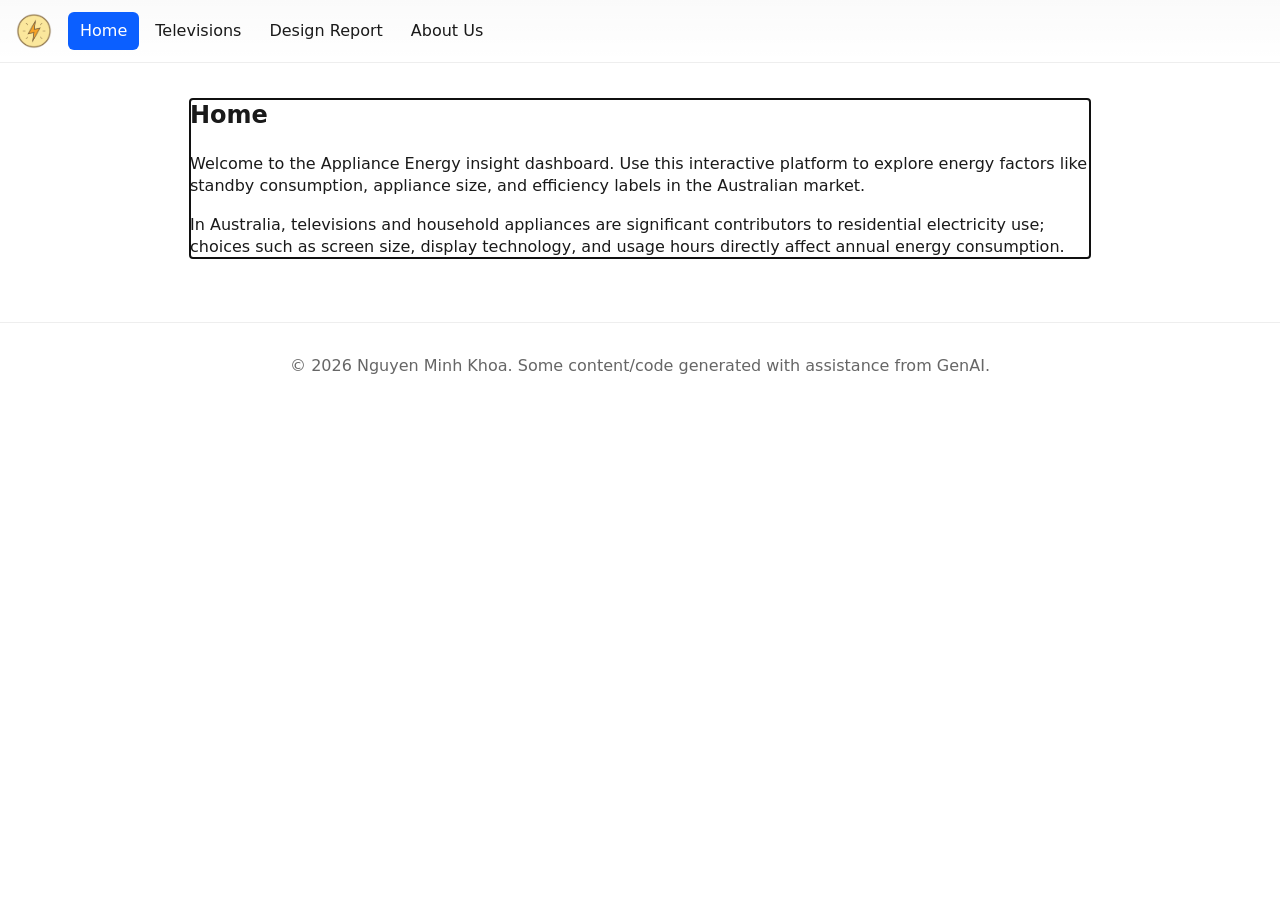
<file: index.html>
<!doctype html>
<html lang="en">
  <head>
    <meta charset="utf-8" />
    <meta name="viewport" content="width=device-width,initial-scale=1" />
    <title>Appliance Energy — Home</title>
    <link rel="stylesheet" href="css/styles.css" />
  </head>

  <body>
    <header class="site-header">
      <a href="#" id="logo" class="logo" aria-label="Home" data-target="home">
        <img
          src="images/PowerIcon.png"
          alt="Power logo"
          width="36"
          height="36"
          aria-hidden="true"
        />
      </a>

      <nav class="top-nav" role="navigation" aria-label="Primary">
        <ul>
          <li>
            <a href="#" class="nav-link" data-target="home" aria-current="page"
              >Home</a
            >
          </li>
          <li>
            <a href="#" class="nav-link" data-target="televisions"
              >Televisions</a
            >
          </li>
          <li><a href="design.html" class="nav-link">Design Report</a></li>
          <li><a href="#" class="nav-link" data-target="about">About Us</a></li>
        </ul>
      </nav>
    </header>

    <main>
      <section id="home" class="page active" tabindex="-1">
        <h1>Home</h1>
        <p>
          Welcome to the Appliance Energy insight dashboard. Use this
          interactive platform to explore energy factors like standby
          consumption, appliance size, and efficiency labels in the Australian
          market.
        </p>
        <p>
          In Australia, televisions and household appliances are significant
          contributors to residential electricity use; choices such as screen
          size, display technology, and usage hours directly affect annual
          energy consumption.
        </p>
      </section>

      <section id="televisions" class="page" tabindex="-1" hidden>
        <article class="story-section" style="border: none; padding-top: 2rem">
          <h2
            style="
              font-size: 2.5rem;
              color: #4a3e3d;
              margin-bottom: 0.5rem;
              line-height: 1.2;
            "
          >
            Energy Consumption for different TV screen types and sizes
          </h2>
          <p style="font-size: 1.3rem; color: #5a5a5a; margin-bottom: 2rem">
            Across 3,703 Australian TV models, annual energy use ranges from as
            low as 56 kWh up to 2,652 kWh — a 47-fold difference. The majority
            of sets cluster below 600 kWh, but large-screen and older-technology
            models push well beyond that. Use the buttons to see how each screen
            technology contributes to that spread.
          </p>

          <div
            id="filter-buttons"
            style="
              margin-bottom: 0;
              display: flex;
              gap: 10px;
              justify-content: flex-start;
            "
          >
            <button class="filter-btn active" data-tech="All">All</button>
            <button class="filter-btn" data-tech="LED">LED</button>
            <button class="filter-btn" data-tech="LCD">LCD</button>
            <button class="filter-btn" data-tech="OLED">OLED</button>
          </div>

          <div
            id="histogram"
            class="responsive-svg-container chart"
            style="margin-top: 1rem"
          ></div>

          <p
            style="
              font-size: 1.3rem;
              color: #5a5a5a;
              margin: 3rem 0 2rem 0;
              line-height: 1.5;
            "
          >
            Star ratings are not a reliable guide to running costs on their own.
            A 1-star TV can use anywhere from under 200 kWh to over 1,500 kWh
            depending on screen size, and even 6-star models span a wide range.
            Screen technology and physical size are the two strongest predictors
            of how much electricity a TV actually draws — hover over any dot to
            see the details.
          </p>

          <div
            id="scatterplot"
            class="responsive-svg-container chart"
            style="position: relative"
          ></div>

          <p
            style="
              font-size: 1.3rem;
              color: #5a5a5a;
              margin: 3rem 0 2rem 0;
              line-height: 1.5;
            "
          >
            LCD panels are by far the most energy-efficient technology on
            average, at 297 kWh/year. LED sets average 458 kWh — 54% higher —
            while OLED screens average 506 kWh, the highest of the three. For a
            household running a TV 6 hours a day, choosing LCD over OLED could
            save around $70–$90 per year at current electricity rates.
          </p>

          <div id="donut-chart" class="responsive-svg-container chart"></div>

          <p
            style="
              font-size: 1.3rem;
              color: #5a5a5a;
              margin: 3rem 0 2rem 0;
              line-height: 1.5;
            "
          >
            Australian electricity prices have risen from 8.5c/kWh in 1998 to
            34.2c/kWh in 2024 — a four-fold increase in 26 years. Every kWh an
            inefficient TV wastes now costs four times as much as it did in the
            late 1990s. A TV that uses 600 kWh/year instead of 300 kWh/year now
            costs an extra $103 annually, compared to just $21 in 1998.
          </p>

          <div id="line-chart" class="responsive-svg-container chart"></div>

          <div
            style="
              margin-top: 4rem;
              padding-top: 2rem;
              border-top: 1px solid #eee;
            "
          >
            <h3
              style="font-size: 1.4rem; color: #4a3e3d; margin-bottom: 0.5rem"
            >
              Data source
            </h3>
            <p style="font-size: 1.2rem; color: #d35400; margin-bottom: 0.5rem">
              Energy Rating Data for household appliances – Televisions
            </p>
            <p style="font-size: 1.1rem; color: #5a5a5a">Downloaded Jan 2025</p>
          </div>
        </article>
      </section>

      <section id="about" class="page" tabindex="-1" hidden>
        <h1>About Us</h1>
        <p>
          This project is an advanced data visualization assignment analyzing
          appliance energy consumption within the Australian market. We utilize
          D3.js to bring static datasets to life.
        </p>
      </section>
    </main>

    <footer class="site-footer">
      <p>
        &copy; <span id="year"></span>
        <span id="your-name">Nguyen Minh Khoa</span>. Some content/code
        generated with assistance from GenAI.
      </p>
    </footer>

    <script src="https://d3js.org/d3.v7.min.js"></script>
    <script src="js/nav.js"></script>
    <script src="js/global-tooltip.js"></script>
    <script src="js/donut.js"></script>
    <script src="js/line.js"></script>

    <script src="js/shared-constants.js"></script>
    <script src="js/interactions.js"></script>
    <script src="js/scatterplot.js"></script>
    <script src="js/histogram.js"></script>
    <script src="js/load-data.js"></script>
  </body>
</html>
</file>
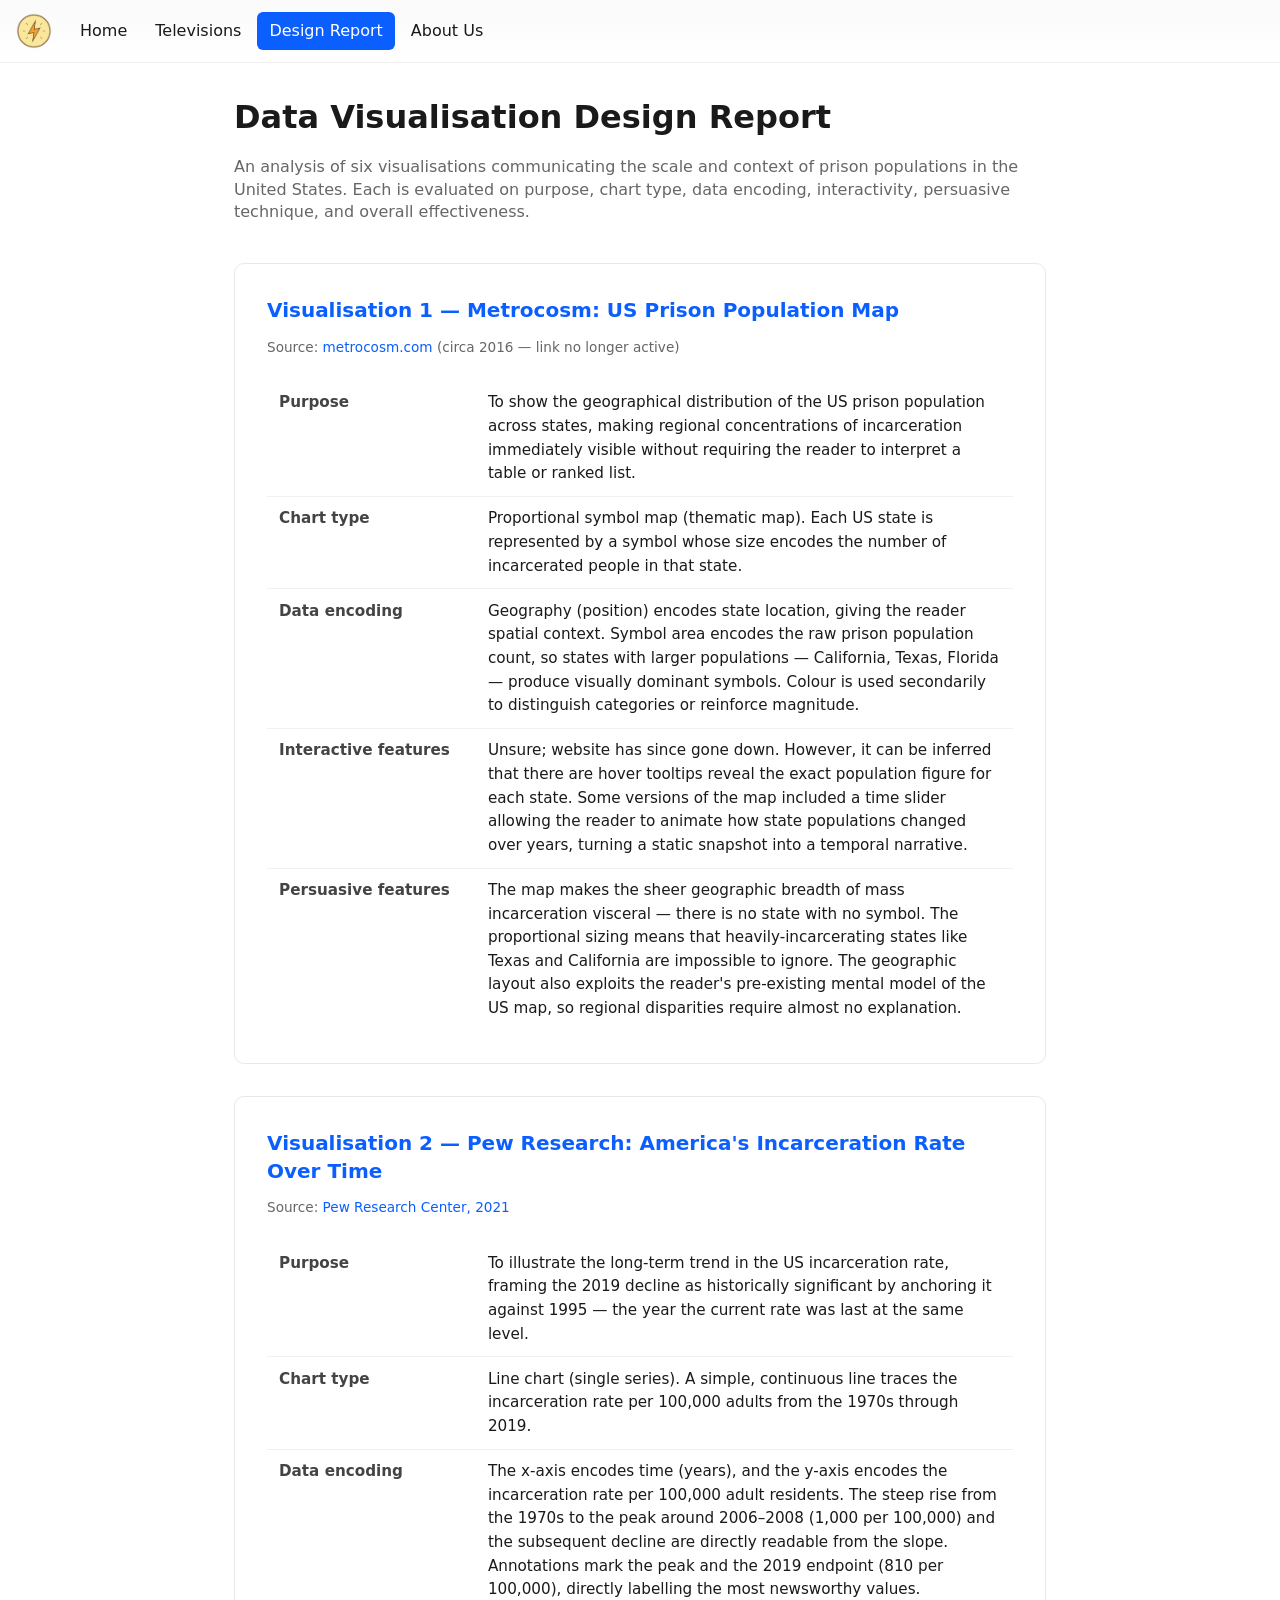
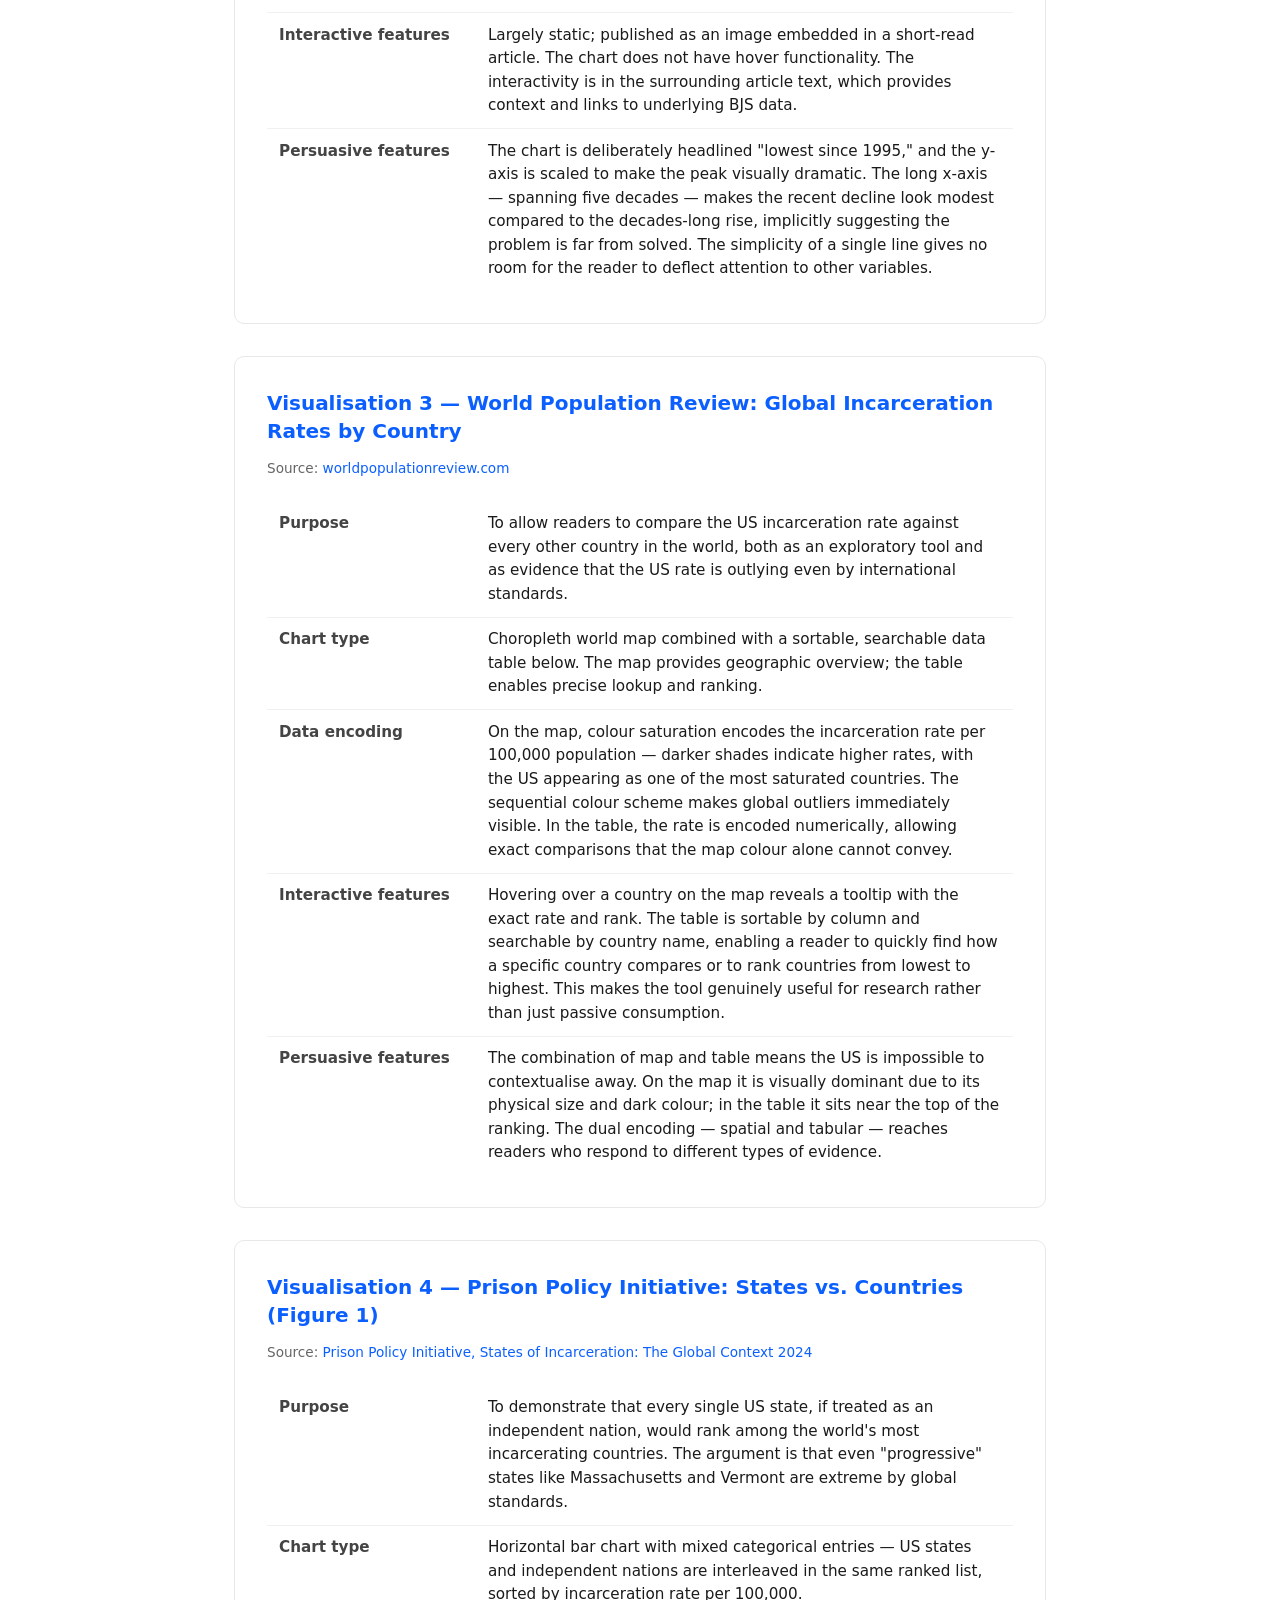
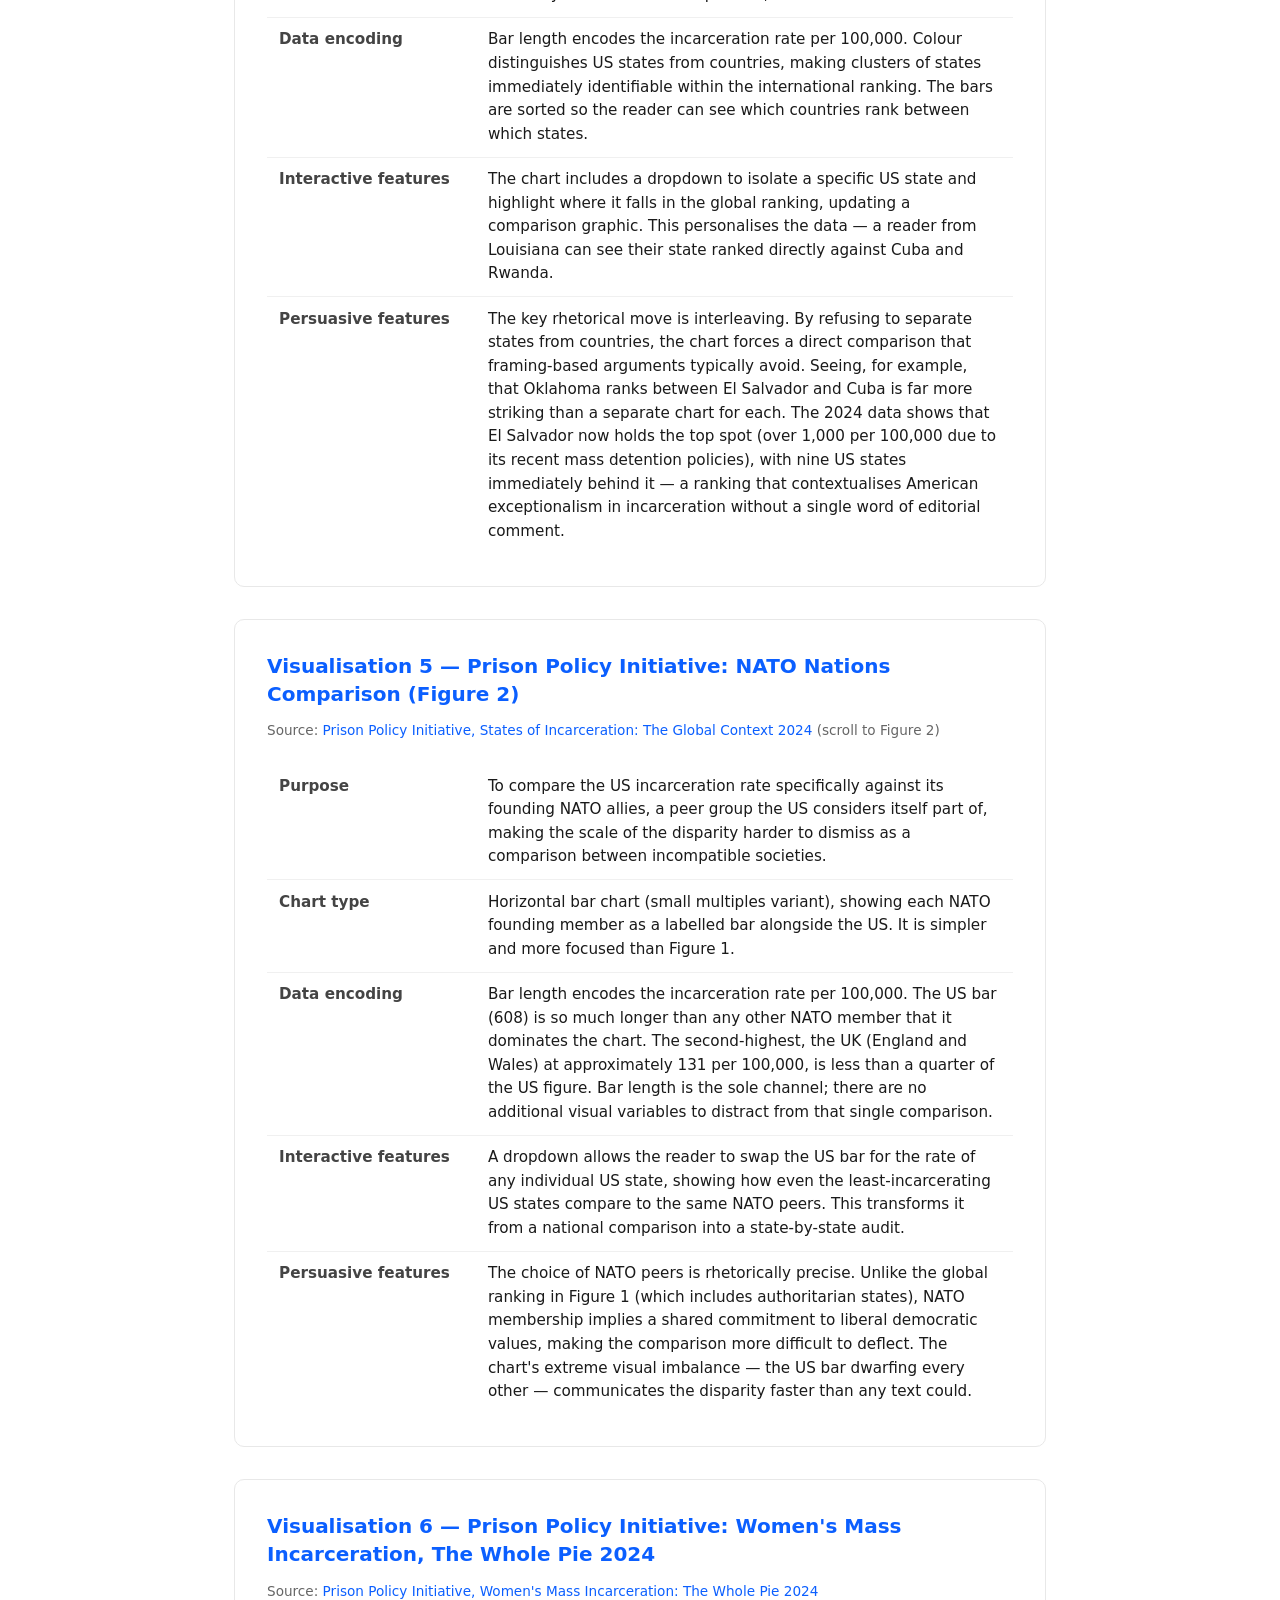
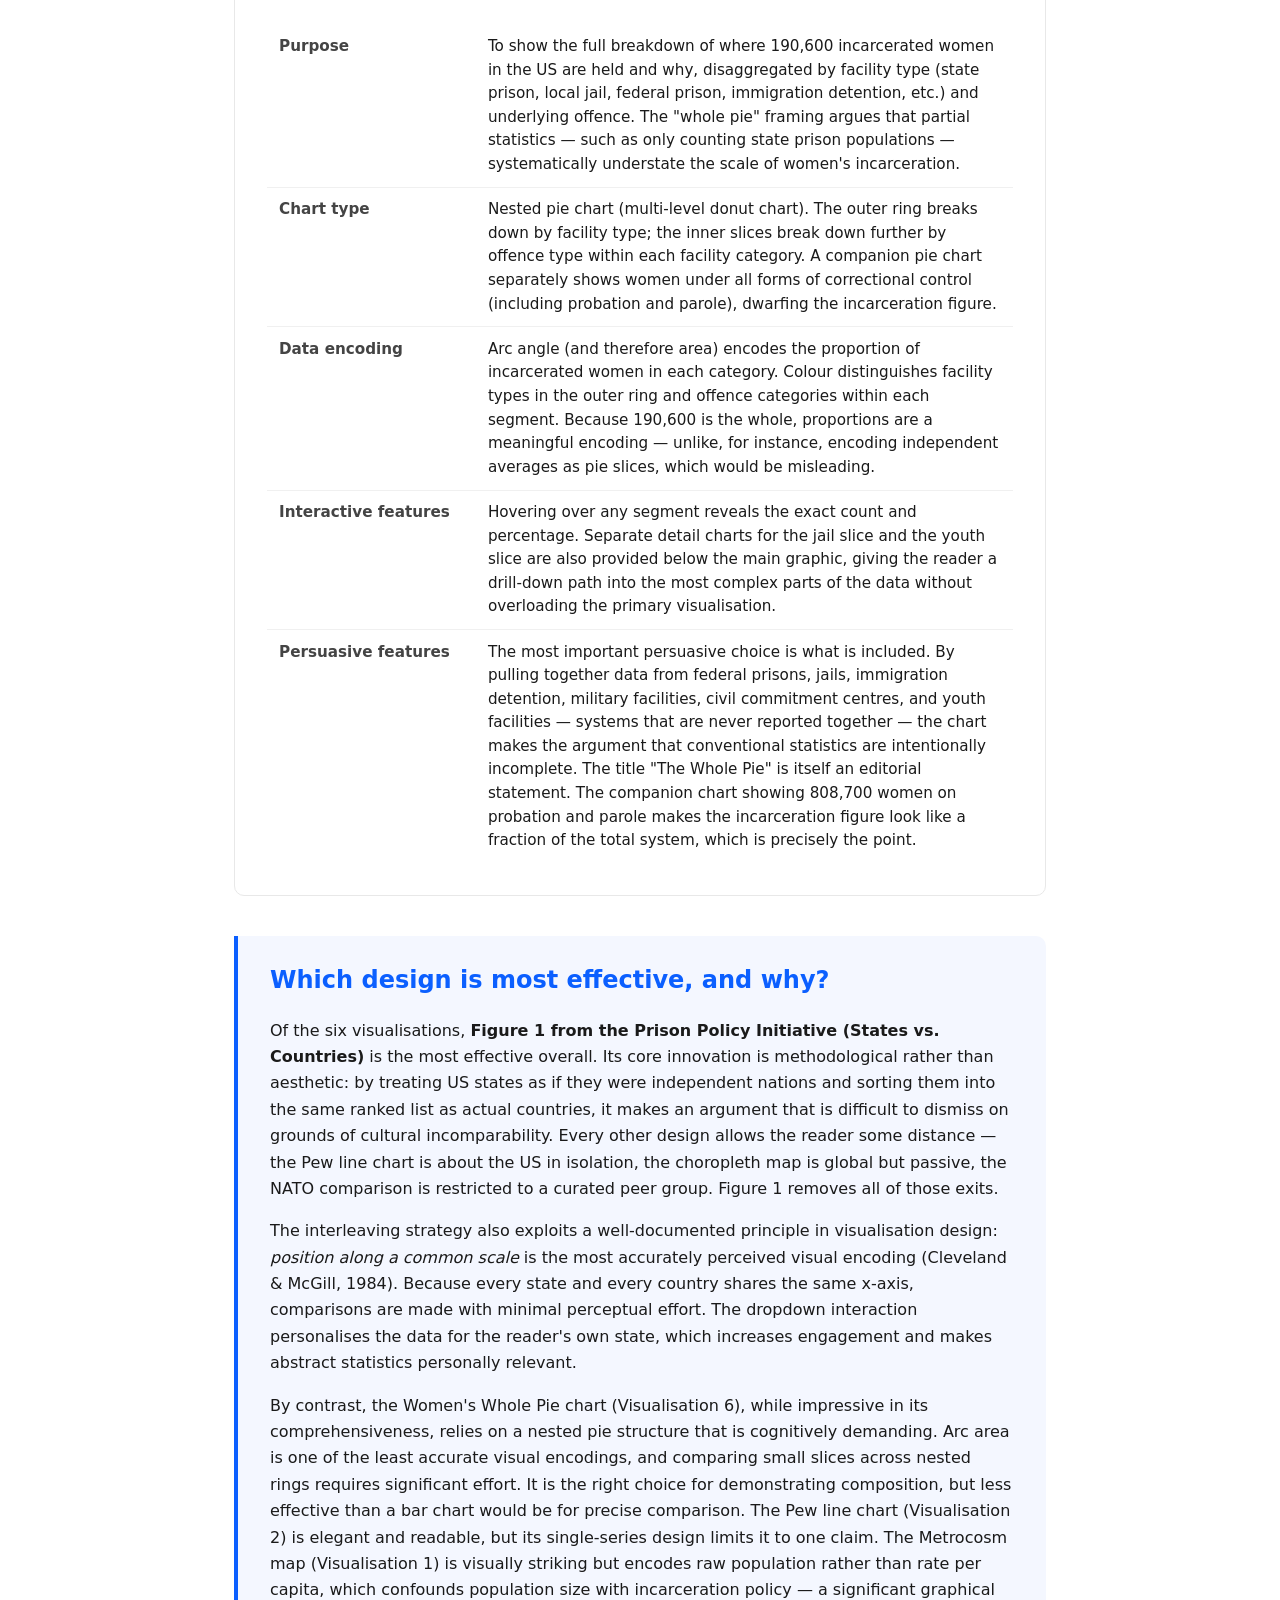
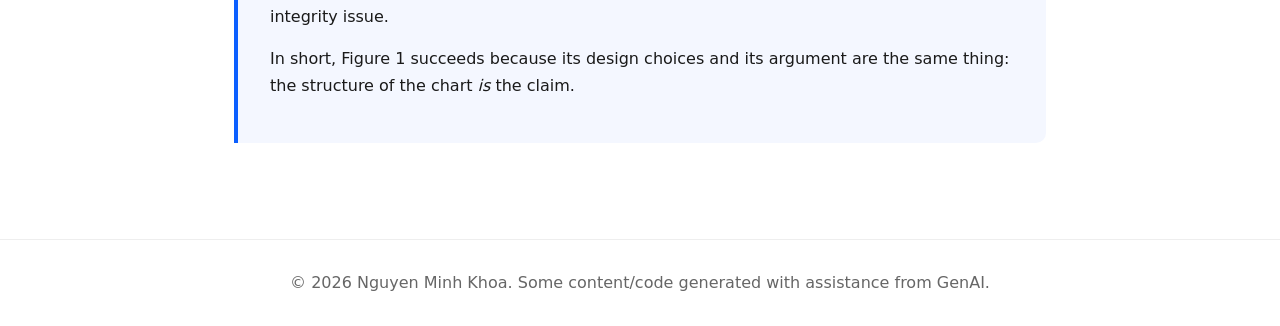
<file: design.html>
<!doctype html>
<html lang="en">
  <head>
    <meta charset="utf-8" />
    <meta name="viewport" content="width=device-width,initial-scale=1" />
    <title>Appliance Energy — Design Report</title>
    <link rel="stylesheet" href="css/styles.css" />
    <style>
      .design-container {
        max-width: 860px;
        margin: 2rem auto;
        padding: 0 1.5rem 4rem;
      }
      .design-container h1 {
        font-size: 2rem;
        color: #1a1a1a;
        margin-bottom: 0.25rem;
      }
      .design-container > .subtitle {
        color: var(--muted);
        font-size: 1rem;
        margin-bottom: 2.5rem;
      }
      .vis-card {
        border: 1px solid #e8e8e8;
        border-radius: 10px;
        padding: 2rem;
        margin-bottom: 2rem;
        background: #fff;
      }
      .vis-card h2 {
        color: var(--brand);
        font-size: 1.25rem;
        margin: 0 0 0.25rem;
      }
      .vis-source {
        font-size: 0.85rem;
        color: var(--muted);
        margin-bottom: 1.5rem;
      }
      .vis-source a {
        color: var(--brand);
        text-decoration: none;
      }
      .vis-source a:hover {
        text-decoration: underline;
      }
      .qa-table {
        width: 100%;
        border-collapse: collapse;
        font-size: 0.95rem;
      }
      .qa-table tr + tr td {
        border-top: 1px solid #f0f0f0;
      }
      .qa-table td {
        padding: 0.65rem 0.75rem;
        vertical-align: top;
        line-height: 1.55;
      }
      .qa-table td:first-child {
        width: 28%;
        font-weight: 600;
        color: #444;
        white-space: nowrap;
      }
      .conclusion-card {
        background: #f4f7ff;
        border-left: 4px solid var(--brand);
        border-radius: 0 10px 10px 0;
        padding: 1.75rem 2rem;
        margin-top: 2.5rem;
      }
      .conclusion-card h2 {
        margin-top: 0;
        color: var(--brand);
      }
      .conclusion-card p {
        line-height: 1.65;
        color: var(--text);
      }
    </style>
  </head>

  <body>
    <header class="site-header">
      <a href="index.html" id="logo" class="logo" aria-label="Home">
        <img
          src="images/PowerIcon.png"
          alt="Power logo"
          width="36"
          height="36"
          aria-hidden="true"
        />
      </a>
      <nav class="top-nav" role="navigation" aria-label="Primary">
        <ul>
          <li><a href="index.html" class="nav-link">Home</a></li>
          <li><a href="index.html" class="nav-link">Televisions</a></li>
          <li>
            <a href="design.html" class="nav-link active" aria-current="page"
              >Design Report</a
            >
          </li>
          <li><a href="index.html" class="nav-link">About Us</a></li>
        </ul>
      </nav>
    </header>

    <main class="design-container">
      <h1>Data Visualisation Design Report</h1>
      <p class="subtitle">
        An analysis of six visualisations communicating the scale and context of
        prison populations in the United States. Each is evaluated on purpose,
        chart type, data encoding, interactivity, persuasive technique, and
        overall effectiveness.
      </p>

      <!-- VIS 1 -->
      <div class="vis-card">
        <h2>Visualisation 1 — Metrocosm: US Prison Population Map</h2>
        <p class="vis-source">
          Source:
          <a
            href="https://metrocosm.com/prison-population-map/"
            target="_blank"
            rel="noopener"
            >metrocosm.com</a
          >
          (circa 2016 — link no longer active)
        </p>
        <table class="qa-table">
          <tr>
            <td>Purpose</td>
            <td>
              To show the geographical distribution of the US prison population
              across states, making regional concentrations of incarceration
              immediately visible without requiring the reader to interpret a
              table or ranked list.
            </td>
          </tr>
          <tr>
            <td>Chart type</td>
            <td>
              Proportional symbol map (thematic map). Each US state is
              represented by a symbol whose size encodes the number of
              incarcerated people in that state.
            </td>
          </tr>
          <tr>
            <td>Data encoding</td>
            <td>
              Geography (position) encodes state location, giving the reader
              spatial context. Symbol area encodes the raw prison population
              count, so states with larger populations — California, Texas,
              Florida — produce visually dominant symbols. Colour is used
              secondarily to distinguish categories or reinforce magnitude.
            </td>
          </tr>
          <tr>
            <td>Interactive features</td>
            <td>
              Unsure; website has since gone down. However, it can be inferred that there are hover tooltips reveal the exact population figure for each state.
              Some versions of the map included a time slider allowing the
              reader to animate how state populations changed over years,
              turning a static snapshot into a temporal narrative.
            </td>
          </tr>
          <tr>
            <td>Persuasive features</td>
            <td>
              The map makes the sheer geographic breadth of mass incarceration
              visceral — there is no state with no symbol. The proportional
              sizing means that heavily-incarcerating states like Texas and
              California are impossible to ignore. The geographic layout also
              exploits the reader's pre-existing mental model of the US map, so
              regional disparities require almost no explanation.
            </td>
          </tr>
        </table>
      </div>

      <!-- VIS 2 -->
      <div class="vis-card">
        <h2>
          Visualisation 2 — Pew Research: America's Incarceration Rate Over Time
        </h2>
        <p class="vis-source">
          Source:
          <a
            href="https://www.pewresearch.org/short-reads/2021/08/16/americas-incarceration-rate-lowest-since-1995"
            target="_blank"
            rel="noopener"
            >Pew Research Center, 2021</a
          >
        </p>
        <table class="qa-table">
          <tr>
            <td>Purpose</td>
            <td>
              To illustrate the long-term trend in the US incarceration rate,
              framing the 2019 decline as historically significant by anchoring
              it against 1995 — the year the current rate was last at the same
              level.
            </td>
          </tr>
          <tr>
            <td>Chart type</td>
            <td>
              Line chart (single series). A simple, continuous line traces the
              incarceration rate per 100,000 adults from the 1970s through 2019.
            </td>
          </tr>
          <tr>
            <td>Data encoding</td>
            <td>
              The x-axis encodes time (years), and the y-axis encodes the
              incarceration rate per 100,000 adult residents. The steep rise
              from the 1970s to the peak around 2006–2008 (1,000 per 100,000)
              and the subsequent decline are directly readable from the slope.
              Annotations mark the peak and the 2019 endpoint (810 per 100,000),
              directly labelling the most newsworthy values.
            </td>
          </tr>
          <tr>
            <td>Interactive features</td>
            <td>
              Largely static; published as an image embedded in a short-read
              article. The chart does not have hover functionality. The
              interactivity is in the surrounding article text, which provides
              context and links to underlying BJS data.
            </td>
          </tr>
          <tr>
            <td>Persuasive features</td>
            <td>
              The chart is deliberately headlined "lowest since 1995," and the
              y-axis is scaled to make the peak visually dramatic. The long
              x-axis — spanning five decades — makes the recent decline look
              modest compared to the decades-long rise, implicitly suggesting
              the problem is far from solved. The simplicity of a single line
              gives no room for the reader to deflect attention to other
              variables.
            </td>
          </tr>
        </table>
      </div>

      <!-- VIS 3 -->
      <div class="vis-card">
        <h2>
          Visualisation 3 — World Population Review: Global Incarceration Rates
          by Country
        </h2>
        <p class="vis-source">
          Source:
          <a
            href="https://worldpopulationreview.com/country-rankings/incarceration-rates-by-country"
            target="_blank"
            rel="noopener"
            >worldpopulationreview.com</a
          >
        </p>
        <table class="qa-table">
          <tr>
            <td>Purpose</td>
            <td>
              To allow readers to compare the US incarceration rate against
              every other country in the world, both as an exploratory tool and
              as evidence that the US rate is outlying even by international
              standards.
            </td>
          </tr>
          <tr>
            <td>Chart type</td>
            <td>
              Choropleth world map combined with a sortable, searchable data
              table below. The map provides geographic overview; the table
              enables precise lookup and ranking.
            </td>
          </tr>
          <tr>
            <td>Data encoding</td>
            <td>
              On the map, colour saturation encodes the incarceration rate per
              100,000 population — darker shades indicate higher rates, with the
              US appearing as one of the most saturated countries. The
              sequential colour scheme makes global outliers immediately
              visible. In the table, the rate is encoded numerically, allowing
              exact comparisons that the map colour alone cannot convey.
            </td>
          </tr>
          <tr>
            <td>Interactive features</td>
            <td>
              Hovering over a country on the map reveals a tooltip with the
              exact rate and rank. The table is sortable by column and
              searchable by country name, enabling a reader to quickly find how
              a specific country compares or to rank countries from lowest to
              highest. This makes the tool genuinely useful for research rather
              than just passive consumption.
            </td>
          </tr>
          <tr>
            <td>Persuasive features</td>
            <td>
              The combination of map and table means the US is impossible to
              contextualise away. On the map it is visually dominant due to its
              physical size and dark colour; in the table it sits near the top
              of the ranking. The dual encoding — spatial and tabular — reaches
              readers who respond to different types of evidence.
            </td>
          </tr>
        </table>
      </div>

      <!-- VIS 4 -->
      <div class="vis-card">
        <h2>
          Visualisation 4 — Prison Policy Initiative: States vs. Countries
          (Figure 1)
        </h2>
        <p class="vis-source">
          Source:
          <a
            href="https://www.prisonpolicy.org/global/2024.html"
            target="_blank"
            rel="noopener"
            >Prison Policy Initiative, States of Incarceration: The Global
            Context 2024</a
          >
        </p>
        <table class="qa-table">
          <tr>
            <td>Purpose</td>
            <td>
              To demonstrate that every single US state, if treated as an
              independent nation, would rank among the world's most
              incarcerating countries. The argument is that even "progressive"
              states like Massachusetts and Vermont are extreme by global
              standards.
            </td>
          </tr>
          <tr>
            <td>Chart type</td>
            <td>
              Horizontal bar chart with mixed categorical entries — US states
              and independent nations are interleaved in the same ranked list,
              sorted by incarceration rate per 100,000.
            </td>
          </tr>
          <tr>
            <td>Data encoding</td>
            <td>
              Bar length encodes the incarceration rate per 100,000. Colour
              distinguishes US states from countries, making clusters of states
              immediately identifiable within the international ranking. The
              bars are sorted so the reader can see which countries rank between
              which states.
            </td>
          </tr>
          <tr>
            <td>Interactive features</td>
            <td>
              The chart includes a dropdown to isolate a specific US state and
              highlight where it falls in the global ranking, updating a
              comparison graphic. This personalises the data — a reader from
              Louisiana can see their state ranked directly against Cuba and
              Rwanda.
            </td>
          </tr>
          <tr>
            <td>Persuasive features</td>
            <td>
              The key rhetorical move is interleaving. By refusing to separate
              states from countries, the chart forces a direct comparison that
              framing-based arguments typically avoid. Seeing, for example, that
              Oklahoma ranks between El Salvador and Cuba is far more striking
              than a separate chart for each. The 2024 data shows that El
              Salvador now holds the top spot (over 1,000 per 100,000 due to its
              recent mass detention policies), with nine US states immediately
              behind it — a ranking that contextualises American exceptionalism
              in incarceration without a single word of editorial comment.
            </td>
          </tr>
        </table>
      </div>

      <!-- VIS 5 -->
      <div class="vis-card">
        <h2>
          Visualisation 5 — Prison Policy Initiative: NATO Nations Comparison
          (Figure 2)
        </h2>
        <p class="vis-source">
          Source:
          <a
            href="https://www.prisonpolicy.org/global/2024.html"
            target="_blank"
            rel="noopener"
            >Prison Policy Initiative, States of Incarceration: The Global
            Context 2024</a
          >
          (scroll to Figure 2)
        </p>
        <table class="qa-table">
          <tr>
            <td>Purpose</td>
            <td>
              To compare the US incarceration rate specifically against its
              founding NATO allies, a peer group the US considers itself part
              of, making the scale of the disparity harder to dismiss as a
              comparison between incompatible societies.
            </td>
          </tr>
          <tr>
            <td>Chart type</td>
            <td>
              Horizontal bar chart (small multiples variant), showing each NATO
              founding member as a labelled bar alongside the US. It is simpler
              and more focused than Figure 1.
            </td>
          </tr>
          <tr>
            <td>Data encoding</td>
            <td>
              Bar length encodes the incarceration rate per 100,000. The US bar
              (608) is so much longer than any other NATO member that it
              dominates the chart. The second-highest, the UK (England and
              Wales) at approximately 131 per 100,000, is less than a quarter of
              the US figure. Bar length is the sole channel; there are no
              additional visual variables to distract from that single
              comparison.
            </td>
          </tr>
          <tr>
            <td>Interactive features</td>
            <td>
              A dropdown allows the reader to swap the US bar for the rate of
              any individual US state, showing how even the least-incarcerating
              US states compare to the same NATO peers. This transforms it from
              a national comparison into a state-by-state audit.
            </td>
          </tr>
          <tr>
            <td>Persuasive features</td>
            <td>
              The choice of NATO peers is rhetorically precise. Unlike the
              global ranking in Figure 1 (which includes authoritarian states),
              NATO membership implies a shared commitment to liberal democratic
              values, making the comparison more difficult to deflect. The
              chart's extreme visual imbalance — the US bar dwarfing every other
              — communicates the disparity faster than any text could.
            </td>
          </tr>
        </table>
      </div>

      <!-- VIS 6 -->
      <div class="vis-card">
        <h2>
          Visualisation 6 — Prison Policy Initiative: Women's Mass
          Incarceration, The Whole Pie 2024
        </h2>
        <p class="vis-source">
          Source:
          <a
            href="https://www.prisonpolicy.org/reports/pie2024women.html"
            target="_blank"
            rel="noopener"
            >Prison Policy Initiative, Women's Mass Incarceration: The Whole Pie
            2024</a
          >
        </p>
        <table class="qa-table">
          <tr>
            <td>Purpose</td>
            <td>
              To show the full breakdown of where 190,600 incarcerated women in
              the US are held and why, disaggregated by facility type (state
              prison, local jail, federal prison, immigration detention, etc.)
              and underlying offence. The "whole pie" framing argues that
              partial statistics — such as only counting state prison
              populations — systematically understate the scale of women's
              incarceration.
            </td>
          </tr>
          <tr>
            <td>Chart type</td>
            <td>
              Nested pie chart (multi-level donut chart). The outer ring breaks
              down by facility type; the inner slices break down further by
              offence type within each facility category. A companion pie chart
              separately shows women under all forms of correctional control
              (including probation and parole), dwarfing the incarceration
              figure.
            </td>
          </tr>
          <tr>
            <td>Data encoding</td>
            <td>
              Arc angle (and therefore area) encodes the proportion of
              incarcerated women in each category. Colour distinguishes facility
              types in the outer ring and offence categories within each
              segment. Because 190,600 is the whole, proportions are a
              meaningful encoding — unlike, for instance, encoding independent
              averages as pie slices, which would be misleading.
            </td>
          </tr>
          <tr>
            <td>Interactive features</td>
            <td>
              Hovering over any segment reveals the exact count and percentage.
              Separate detail charts for the jail slice and the youth slice are
              also provided below the main graphic, giving the reader a
              drill-down path into the most complex parts of the data without
              overloading the primary visualisation.
            </td>
          </tr>
          <tr>
            <td>Persuasive features</td>
            <td>
              The most important persuasive choice is what is included. By
              pulling together data from federal prisons, jails, immigration
              detention, military facilities, civil commitment centres, and
              youth facilities — systems that are never reported together — the
              chart makes the argument that conventional statistics are
              intentionally incomplete. The title "The Whole Pie" is itself an
              editorial statement. The companion chart showing 808,700 women on
              probation and parole makes the incarceration figure look like a
              fraction of the total system, which is precisely the point.
            </td>
          </tr>
        </table>
      </div>

      <!-- CONCLUSION -->
      <div class="conclusion-card">
        <h2>Which design is most effective, and why?</h2>
        <p>
          Of the six visualisations,
          <strong
            >Figure 1 from the Prison Policy Initiative (States vs.
            Countries)</strong
          >
          is the most effective overall. Its core innovation is methodological
          rather than aesthetic: by treating US states as if they were
          independent nations and sorting them into the same ranked list as
          actual countries, it makes an argument that is difficult to dismiss on
          grounds of cultural incomparability. Every other design allows the
          reader some distance — the Pew line chart is about the US in
          isolation, the choropleth map is global but passive, the NATO
          comparison is restricted to a curated peer group. Figure 1 removes all
          of those exits.
        </p>
        <p>
          The interleaving strategy also exploits a well-documented principle in
          visualisation design: <em>position along a common scale</em> is the
          most accurately perceived visual encoding (Cleveland & McGill, 1984).
          Because every state and every country shares the same x-axis,
          comparisons are made with minimal perceptual effort. The dropdown
          interaction personalises the data for the reader's own state, which
          increases engagement and makes abstract statistics personally
          relevant.
        </p>
        <p>
          By contrast, the Women's Whole Pie chart (Visualisation 6), while
          impressive in its comprehensiveness, relies on a nested pie structure
          that is cognitively demanding. Arc area is one of the least accurate
          visual encodings, and comparing small slices across nested rings
          requires significant effort. It is the right choice for demonstrating
          composition, but less effective than a bar chart would be for precise
          comparison. The Pew line chart (Visualisation 2) is elegant and
          readable, but its single-series design limits it to one claim. The
          Metrocosm map (Visualisation 1) is visually striking but encodes raw
          population rather than rate per capita, which confounds population
          size with incarceration policy — a significant graphical integrity
          issue.
        </p>
        <p>
          In short, Figure 1 succeeds because its design choices and its
          argument are the same thing: the structure of the chart
          <em>is</em> the claim.
        </p>
      </div>
    </main>

    <footer class="site-footer">
      <p>
        &copy; <span id="year"></span> Nguyen Minh Khoa. Some content/code
        generated with assistance from GenAI.
      </p>
    </footer>
    <script>
      document.getElementById("year").textContent = new Date().getFullYear();
    </script>
  </body>
</html>
</file>
<file: css/styles.css>
/* Simple stylesheet with CSS variables for easy palette changes */
:root {
  --brand: #0b5fff; /* primary brand color - change to match logo */
  --accent: #ff6b35;
  --bg: #ffffff;
  --text: #1a1a1a;
  --muted: #666666;
}

* {
  box-sizing: border-box;
}
body {
  font-family:
    system-ui,
    -apple-system,
    Segoe UI,
    Roboto,
    Ubuntu,
    "Helvetica Neue",
    Arial;
  margin: 0;
  color: var(--text);
  background: var(--bg);
  line-height: 1.4;
}

.site-header {
  display: flex;
  align-items: center;
  gap: 1rem;
  padding: 0.75rem 1rem;
  border-bottom: 1px solid #eee;
  background: linear-gradient(180deg, rgba(0, 0, 0, 0.02), transparent);
}
.logo {
  color: var(--brand);
  display: inline-flex;
  align-items: center;
  text-decoration: none;
}
.logo svg {
  display: block;
}
.logo img {
  width: 36px;
  height: 36px;
  display: block;
}

.top-nav ul {
  list-style: none;
  margin: 0;
  padding: 0;
  display: flex;
  gap: 0.25rem;
}
.top-nav a {
  display: inline-block;
  padding: 0.5rem 0.75rem;
  color: var(--text);
  text-decoration: none;
  border-radius: 6px;
  transition:
    background 0.12s,
    color 0.12s,
    transform 0.15s;
}
.top-nav a:hover {
  background: rgba(11, 95, 255, 0.08);
  color: var(--brand);
  transform: translateY(-1px);
}
.top-nav a:focus {
  outline: 2px solid rgba(11, 95, 255, 0.25);
  outline-offset: 2px;
}
.top-nav a[aria-current="page"],
.top-nav a.active {
  background: var(--brand);
  color: white;
}

main {
  padding: 1rem;
}
.page {
  max-width: 900px;
  margin: 0 auto;
}
.page[hidden] {
  display: none;
}

.site-footer {
  margin-top: 2rem;
  padding: 1rem;
  border-top: 1px solid #eee;
  text-align: center;
  color: var(--muted);
}

/* Responsive: small screens */
@media (max-width: 600px) {
  .site-header {
    gap: 0.5rem;
  }
  .top-nav ul {
    gap: 0;
  }
  .top-nav a {
    padding: 0.5rem;
  }
}

/* Data Story Styles */
.intro-text {
  font-size: 1.15rem;
  color: var(--muted);
  max-width: 800px;
  margin-bottom: 2rem;
  line-height: 1.6;
}

.story-section {
  margin-bottom: 3rem;
  padding-bottom: 2rem;
  border-bottom: 1px solid #f0f0f0;
}

.story-section:last-child {
  border-bottom: none;
}

.story-section h2 {
  color: var(--brand);
  font-size: 1.5rem;
  margin-bottom: 1rem;
}

figure {
  margin: 1.5rem 0;
  background: #fafafa;
  padding: 1rem;
  border-radius: 8px;
  border: 1px solid #eee;
}

figure img {
  max-width: 100%;
  height: auto;
  display: block;
  margin: 0 auto;
}

figcaption {
  margin-top: 0.75rem;
  font-size: 0.9rem;
  color: var(--muted);
  text-align: center;
  font-style: italic;
}
/* D3 Responsive Container */
.responsive-svg-container {
  margin-right: auto;
  margin-left: auto;
  width: 100%;
  max-width: 1200px;
}
.responsive-svg-container svg {
  width: 100%;
  height: auto;
}

/* Additional styles from week 5 and 6 */
.chart-container {
  display: flex;
  flex-wrap: wrap;
  justify-content: center;
  gap: 20px;
}
.chart-section {
  background: #fff;
  padding: 20px;
  border-radius: 8px;
  box-shadow: 0 4px 6px rgba(0, 0, 0, 0.1);
  width: 45%;
  min-width: 400px;
  display: flex;
  flex-direction: column;
  align-items: center;
}
.chart {
  width: 100%;
  height: 400px;
}
.chart svg {
  width: 100%;
  height: 100%;
}
.axis-label {
  font-size: 12px;
  font-weight: bold;
}
.tooltip {
  position: absolute;
  background: white;
  border: 1px solid #ddd;
  padding: 5px 10px;
  pointer-events: none;
  font-size: 12px;
  opacity: 0;
  transition: opacity 0.2s;
}

/* Histogram Filter Buttons */
.filter-btn {
  background-color: rgba(11, 95, 255, 0.12);
  color: var(--brand);
  border: 2px solid var(--brand);
  padding: 8px 24px;
  font-size: 15px;
  font-weight: 600;
  border-radius: 6px;
  cursor: pointer;
  transition:
    background 0.15s,
    color 0.15s,
    transform 0.1s;
}
.filter-btn:hover {
  background-color: rgba(11, 95, 255, 0.2);
}
.filter-btn:active {
  transform: scale(0.98);
}
.filter-btn.active {
  background-color: var(--brand);
  color: white;
}
</file>
